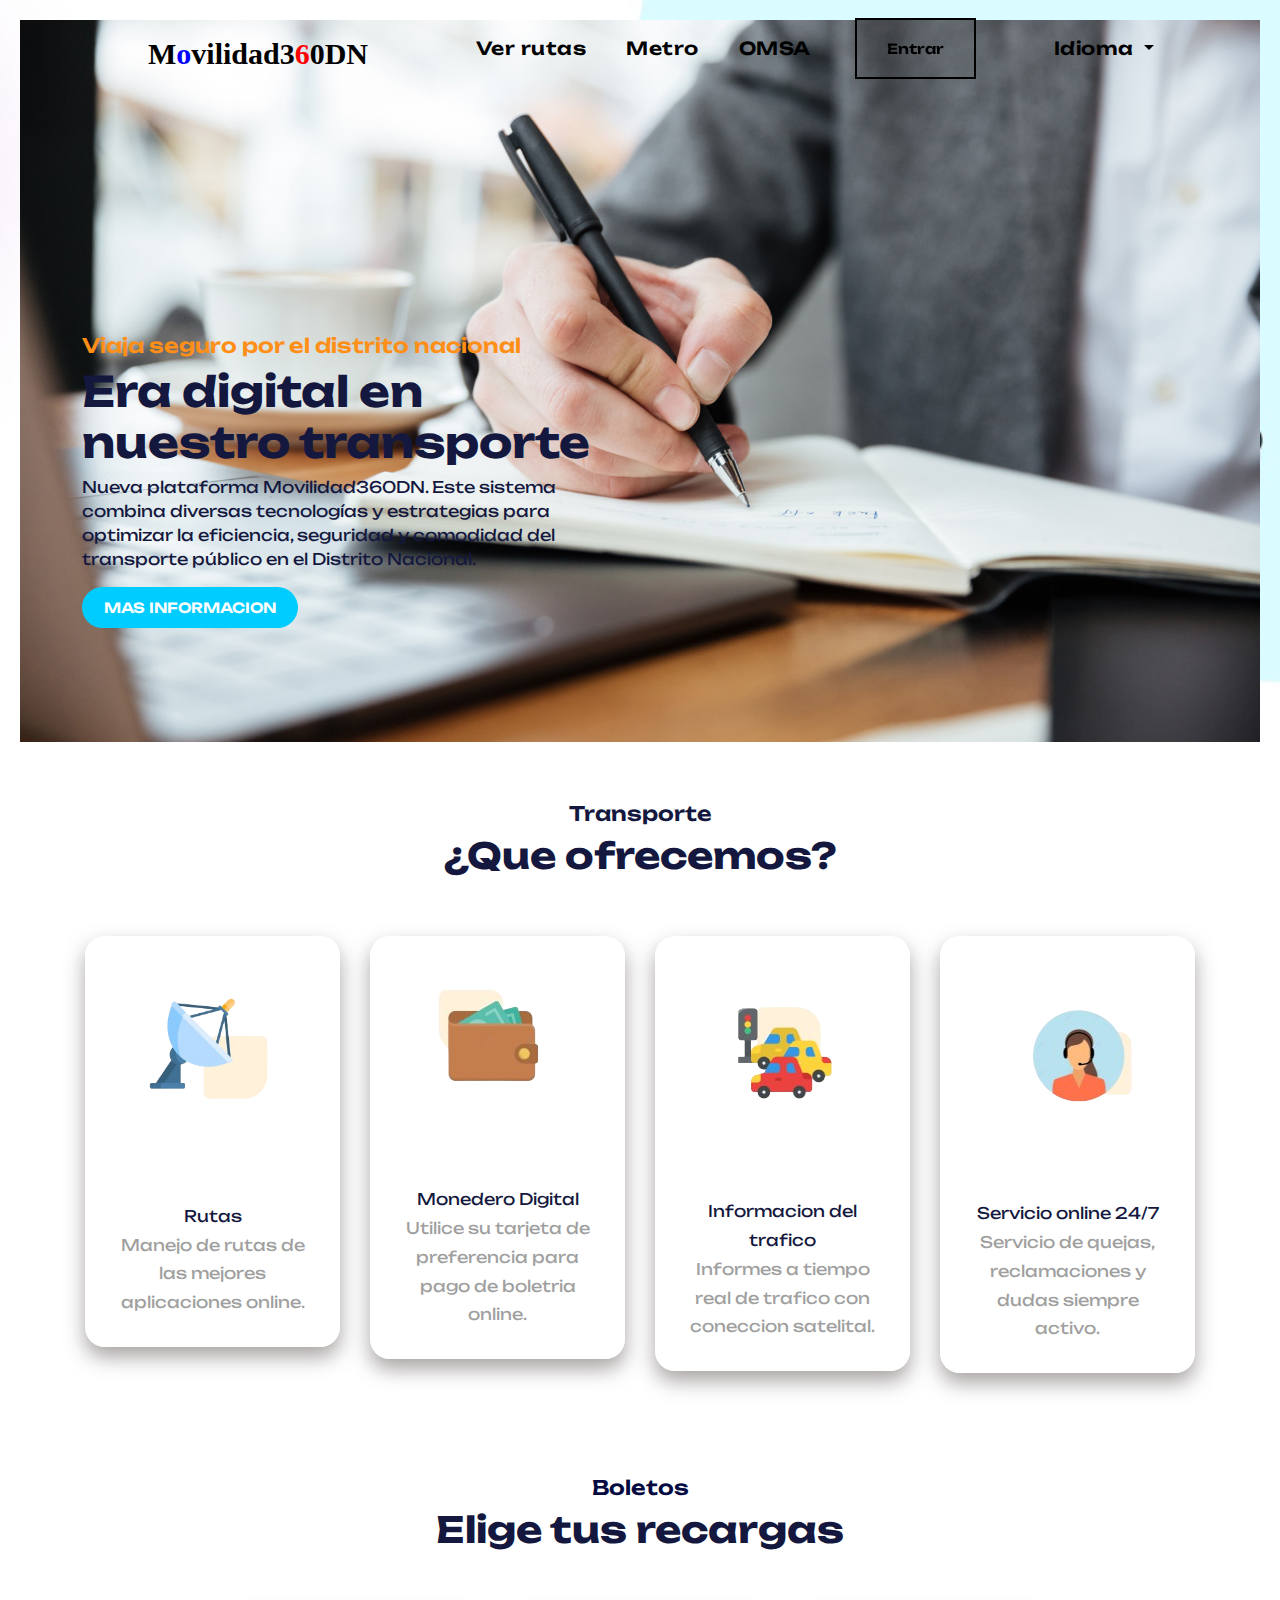
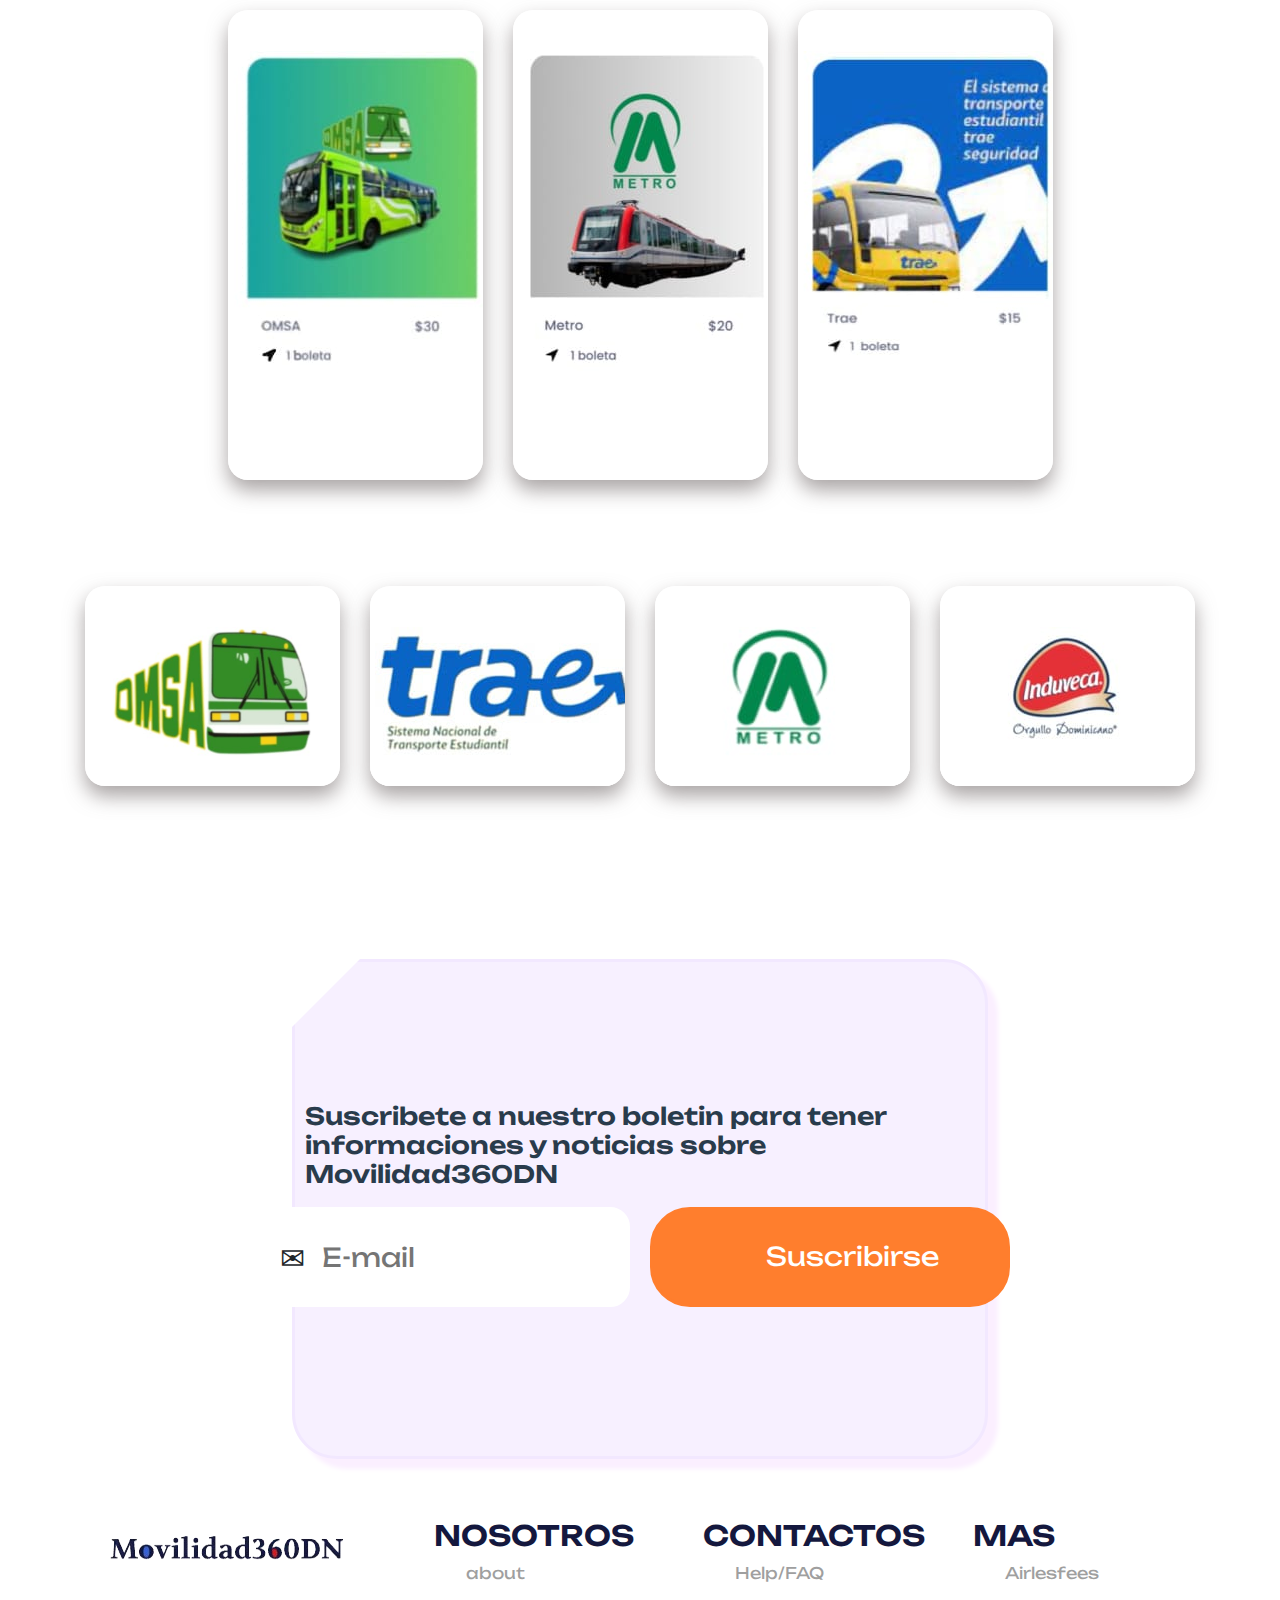
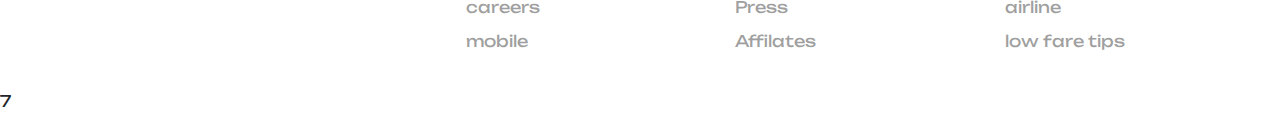
<file: views/project/landing-page/index.html>
<!doctype html>
<html lang="en">
    <head>
        <meta charset="utf-8">
        <meta name="viewport" content="width=device-width, initial-scale=1">

        <meta name="description" content="">
        <meta name="author" content="">

        <title>Movilidad360DN</title>
        <link rel="icon" href="../../assets/img/icon.ico" type="image/x-icon"/>

        <!-- CSS FILES -->        
        <link rel="preconnect" href="https://fonts.googleapis.com">
        
        <link rel="preconnect" href="https://fonts.gstatic.com" crossorigin>

        <link href="https://fonts.googleapis.com/css2?family=Unbounded:wght@300;400;600;700&display=swap" rel="stylesheet">

        <link href="css/bootstrap.min.css" rel="stylesheet">

        <link href="css/bootstrap-icons.css" rel="stylesheet">

        <link href="css/templatemo-ebook-landing.css" rel="stylesheet">
<!--

TemplateMo 588 ebook landing

https://templatemo.com/tm-588-ebook-landing

--> 
<body>
    <main>
        <nav class="navbar navbar-expand-lg color-texto-nav">
            <div class="container">
                <a class="navbar-brand" href="index.html">
                    <span>
                        <a href=""><svg xmlns="http://www.w3.org/2000/svg" viewBox="0 0 200 50" width="300" height="50">
                            <text x="0" y="40" font-family="Palatino" font-size="30" font-weight="bold">
                            <tspan fill="black">M<tspan fill="blue">o</tspan>vilidad3<tspan fill="red">6</tspan>0DN</tspan>
                            </text>
                            </svg></a>
                    </span>
                </a>

           <style>
            body {
  background-image: url('../landing-page/images/guagua.jpg');
  background-repeat: no-repeat;
  background-position: top right;
  background-size: 105%;  /* Ajusta este valor según tus necesidades */
}
           </style>

                <div class="d-lg-none ms-auto me-3">
                    <a href="#" class="btn custom-btn custom-border-btn btn-naira btn-inverted">
                        <i class="btn-icon bi-cloud-download"></i>
                        <span><a href="mailto:"></a></span>
                    </a>
                </div>
                <button class="navbar-toggler" type="button" data-bs-toggle="collapse" data-bs-target="#navbarNav"
                    aria-controls="navbarNav" aria-expanded="false" aria-label="Toggle navigation">
                    <span class="navbar-toggler-icon"></span>
                </button>
                <div class="collapse navbar-collapse" id="navbarNav">
                    <ul class="navbar-nav ms-lg-auto me-lg-4">
                        <li class="nav-item">
                            <a class="nav-link click-scroll" href="#section_2" style="color: #000000">Ver rutas</a>
                        </li>
                        <li class="nav-item">
                            <a class="nav-link click-scroll" href="#section_3" style="color: #000000">Metro</a>
                        </li>
                        <li class="nav-item">
                            <a class="nav-link click-scroll" href="#section_4" style="color: #000000">OMSA</a>
                        </li>
                    </ul>
                    <div class="d-none d-lg-block" style="border: 2px solid #000000; padding: 10px;">
                        <a href="../login_/login.html" class="btn custom-btn custom-border-btn btn-naira btn-inverted btn-entrar">
                            <span style="color: #000000;">Entrar</span>
                        </a>
                    </div>

                    <ul class="navbar-nav ms-lg-auto me-lg-4">
                        <li class="nav-item dropdown">
                            <a class="nav-link dropdown-toggle" href="#" id="navbarDropdown" role="button"
                                data-bs-toggle="dropdown" aria-expanded="false" style="color: #000000">
                                Idioma
                            </a>
                            <ul class="dropdown-menu" aria-labelledby="navbarDropdown">
                                <li><a class="dropdown-item" href="#">ES</a></li>
                                <li><a class="dropdown-item" href="#">EN</a></li>
                            </ul>
                        </li>
                    </ul>
                </div>
            </div>
        </nav>
   

        <section class="hero-section d-flex justify-content-center align-items-center" id="section_1"">
            <div class="container">
                <div class="row">
                    <div class="col-lg-6 col-12 mb-5 pb-5 pb-lg-0 mb-lg-0">
                        <h6 style="color: #ff8f17">Viaja seguro por el distrito nacional</h1>
                        <h1 style="color: #14183E">Era digital en nuestro transporte</h1>
                        <p><a href="#section_3" style="color: #14183E">Nueva plataforma Movilidad360DN. Este sistema combina diversas tecnologías y estrategias para optimizar la eficiencia, seguridad y comodidad del transporte público en el Distrito Nacional.</a></p>
                        <a href="#section_4" class="btn custom-btn smoothscroll me-3">MAS INFORMACION</a>
                    </div>
                    <div class="hero-image-wrap col-lg-6 col-12 mt-3 mt-lg-0">
                    </div>
                </div>
            </div>
        </section>

            <section class="reviews-section section-padding" id="section_4">
                <div class="container">
                    <div class="row">
                        <div class="col-lg-12 col-12 text-center mb-5">
                            <h6 style="color: #14183E">Transporte</h6>
                            <h2 style="color: #14183E">¿Que ofrecemos?</h2>
                        </div>
                        <div class="col-lg-3 col-12">
                            <div class="custom-block d-flex flex-wrap">
                                <div class="custom-block-image-wrap d-flex flex-column">
                                    <div class="text-center mt-3">
                                        <a href=""><img class="imagen-especifica" src="../landing-page/images/imagen_2024-04-07_134903360-removebg-preview.png"></a>
                                    </div>
                                </div>
                                <div class="custom-block-info">
                                    <div class="reviews-group mb-3">
                                    </div>
                                    <p class="mb-0" style="color: #14183E;">Rutas</p>
                                    <p class="mb-0" style="color: #9f9f9f;">Manejo de rutas de las mejores aplicaciones online.</p>

                                </div>
                            </div>
                        </div>
                        <div class="col-lg-3 col-12 my-5 my-lg-0">
                            <div class="custom-block d-flex flex-wrap">
                                <div class="custom-block-image-wrap d-flex flex-column">
                                    <div class="text-center mt-3">
                                        <a href=""><img src="../landing-page/images/imagen_2024-04-07_135820088-removebg-preview.png"></a>
                                    </div>
                                </div>
                                <div class="custom-block-info">
                                    <div class="reviews-group mb-3">
                                    </div>
                                    <p class="mb-0" style="color: #14183E;">Monedero Digital</p>
                                    <p class="mb-0" style="color: #9f9f9f;">Utilice su tarjeta de preferencia para pago de boletria online. </p>

                                </div>
                            </div>
                        </div>
                        <div class="col-lg-3 col-12">
                            <div class="custom-block d-flex flex-wrap">
                                <div class="custom-block-image-wrap d-flex flex-column">
                                    <div class="text-center mt-3">
                                        <a href=""><img src="../landing-page/images/imagen_2024-04-07_141207404-removebg-preview.png"></a>
                                    </div>
                                </div>
                                <div class="custom-block-info">
                                    <div class="reviews-group mb-3">
                                    </div>
                                    <p class="mb-0" style="color: #14183E;">Informacion del trafico</p>
                                    <p class="mb-0" style="color: #9f9f9f;">Informes a tiempo real de trafico con coneccion satelital.</p>

                                </div>
                            </div>
                        </div>
                        <div class="col-lg-3 col-12">
                            <div class="custom-block d-flex flex-wrap">
                                <div class="custom-block-image-wrap d-flex flex-column">
                                    <div class="text-center mt-3">
                                        <a href=""><img src="../landing-page/images/imagen_2024-04-07_141217285-removebg-preview.png"></a>
                                    </div>
                                </div>
                                <div class="custom-block-info">
                                    <div class="reviews-group mb-3">
                                    </div>
                                    <p class="mb-0" style="color: #14183E;">Servicio online 24/7</p>
                                    <p class="mb-0" style="color: #9f9f9f;">Servicio de quejas, reclamaciones y dudas siempre activo.</p>

                                </div>
                            </div>
                        </div>
                    </div>
                </div>
            </section>
            
            
            <section class="reviews-section section-padding" id="section_4">
                <div class="container">
                    <div class="row justify-content-center">
                        <div class="col-lg-12 col-12 text-center mb-5">
                            <h6 style="color: #050b41">Boletos</h6>
                            <h2 style="color:#14183E">Elige tus recargas</h2>
                        </div>
                        <div class="col-lg-3 col-12 my-5 my-lg-0">
                            <div class="custom-block d-flex flex-wrap">
                                <div class="custom-block-image-wrap d-flex flex-column">
                                    <div class="text-center mt-3">
                                        <img src="../landing-page/images/osma5.jpg"> <!-- primera imagen -->
                                    </div>
                                </div>
                                <div class="custom-block-info">
                                    <div class="reviews-group mb-3">
                                    </div>
             
                                </div>
                            </div>
                        </div>
                        <div class="col-lg-3 col-12">
                            <div class="custom-block d-flex flex-wrap">
                                <div class="custom-block-image-wrap d-flex flex-column">
                                    <div class="text-center mt-3">
                                        <img src="../landing-page/images/sepuede.jpg"> <!-- segunda imagen -->
                                    </div>
                                </div>
                                <div class="custom-block-info">
                                    <div class="reviews-group mb-3">
                                    </div>
                
                                </div>
                            </div>
                        </div>
                        <div class="col-lg-3 col-12">
                            <div class="custom-block d-flex flex-wrap">
                                <div class="custom-block-image-wrap d-flex flex-column">
                                    <div class="text-center mt-3">
                                        <img src="../landing-page/images/traehd.jpg"> <!-- tercera imagen -->
                                    </div>
                                </div>
                                <div class="custom-block-info">
                                    <div class="reviews-group mb-3">
                                    </div>
                                
                                </div>
                            </div>
                        </div>
                    </div>
                </div>
            </section>
            
            <style>
                .bloque-pequeno {
                    max-height: 200px; /* Ajusta este valor según tus necesidades */
                }
            </style>
            
            <section class="reviews-section section-padding" id="section_4">
                <div class="container">
                    <div class="row">
                        <div class="col-lg-3 col-12">
                            <div class="custom-block bloque-pequeno d-flex flex-wrap">
                                <div class="custom-block-image-wrap d-flex flex-column">
                                    <div class="text-center mt-3">
                                        <a href=""><img class="imagen-especifica" src="../landing-page/images/osmaz-tercer.jpg"></a>
                                    </div>
                                </div>
                                <div class="custom-block-info">
                                    <div class="reviews-group mb-3">
                                    </div>
                                </div>
                            </div>
                        </div>
                        <div class="col-lg-3 col-12 my-5 my-lg-0">
                            <div class="custom-block bloque-pequeno d-flex flex-wrap">
                                <div class="custom-block-image-wrap d-flex flex-column">
                                    <div class="text-center mt-3">
                                        <a href=""><img src="../landing-page/images/[FREE - HDconvert.com] traee.jpg"></a>
                                    </div>
                                </div>
                                <div class="custom-block-info">
                                    <div class="reviews-group mb-3">
                                    </div>
                                </div>
                            </div>
                        </div>
                        <div class="col-lg-3 col-12">
                            <div class="custom-block bloque-pequeno d-flex flex-wrap">
                                <div class="custom-block-image-wrap d-flex flex-column">
                                    <div class="text-center mt-3">
                                        <a href=""><img src="../landing-page/images/Quintointentometro.jpg"></a>
                                    </div>
                                </div>
                                <div class="custom-block-info">
                                    <div class="reviews-group mb-3">
                                    </div>
                                </div>
                            </div>
                        </div>
                        <div class="col-lg-3 col-12">
                            <div class="custom-block bloque-pequeno d-flex flex-wrap">
                                <div class="custom-block-image-wrap d-flex flex-column">
                                    <div class="text-center mt-3">
                                        <a href=""><img src="../landing-page/images/salami2.jpg"></a>
                                    </div>
                                </div>
                                <div class="custom-block-info">
                                    <div class="reviews-group mb-3">
                                    </div>
                                </div>
                            </div>
                        </div>
                    </div>
                </div>
            </section>
            
        
            
<style>
    .custom-block {
        background: none; 
        flex-basis: calc(25% - 6px); 
        margin: 3px; 
    }
    #section_cuadro_1 {
        display: flex; 
        justify-content: space-between; 
        flex-wrap: nowrap; 
    }
    .cuadro {

    width: 60%;
    height: 500px; 
    padding: 10px;
    margin: 70px auto 0 auto; 
    border: 3px solid #f2e8ff;
    border-radius: 45px; 
    box-shadow: 10px 10px 5px #fbefff;
    background-color: #f7f0ff; 
    display: flex;
    flex-direction: column;
    align-items: center;
    justify-content: center;
    }
    .cuadro h1 {
        text-align: center;
        margin-top: -20px; 
    }
    .cuadro form {
        display: flex;
        justify-content: center;
        position: relative;
    }
    .cuadro input {
        margin: 10px;
        border-radius: 5px; 
        border: 2px solid #ffffff; 
        width: 360px; 
        height: 100px; 
        font-size: 26px; 
        padding-left: 50px; 
        border-radius:20px; 
    }
    .cuadro input[type="submit"] {
        background-color: #ff7e2d; 
        color: #ffffff; 
        border: 3px solid #ff7e2d !important; 
        border-radius: 40px; 
    }
    
    .cuadro form::before {
        content: "✉";
        position: absolute;
        left: 20px;
        top: 50%;
        transform: translateY(-50%);
        font-size: 30px;
    }
</style>
    
<section class="contact-section section-padding" id="section_5">
    <div class="cuadro">
        <h4 style="color: #041a2cd7">Suscribete a nuestro boletin para tener informaciones
            y noticias sobre Movilidad360DN</h4>
        <form method="post">
            <input type="email" id="email" name="email" placeholder="E-mail">
            <input type="submit" value="Suscribirse">
        </form>
    </div>
</section>
</section>
<footer>
    <div class="container" style="color: #0088ff">
        <div class="row">
            <div class="col" style="margin-bottom: 40px;"> <!-- Sin margen a la izquierda -->
                <a href=""><img src="images/imagen_2024-04-07_122528292-removebg-preview.png"></a>
            </div>
            <div class="col" style="margin-bottom: 20px; margin-left: 20px;"> <!-- Añadido margen a la izquierda -->
                <h3 style="color: #14183E">NOSOTROS</h3>
                <ul style="list-style-type: none;">
                    <li style="color: #9f9f9f; margin-bottom: 10px;">about</li>
                    <li style="color: #9f9f9f; margin-bottom: 10px;">careers</li>
                    <li style="color: #9f9f9f; margin-bottom: 10px;">mobile</li>
                </ul>
            </div>
            <div class="col" style="margin-bottom: 20px; margin-left: 20px;"> <!-- Añadido margen a la izquierda -->
                <h3 style="color: #14183E">CONTACTOS</h3>
                <ul style="list-style-type: none;">
                    <li style="color: #9f9f9f; margin-bottom: 10px;">Help/FAQ</li>
                    <li style="color: #9f9f9f; margin-bottom: 10px;">Press</li>
                    <li style="color: #9f9f9f; margin-bottom: 10px;">Affilates</li>
                </ul>
            </div>
            <div class="col" style="margin-bottom: 20px; margin-left: 20px;"> <!-- Añadido margen a la izquierda -->
                <h3 style="color: #14183E">MAS</h3>
                <ul style="list-style-type: none;">
                    <li style="color: #9f9f9f; margin-bottom: 10px;">Airlesfees</li>
                    <li style="color: #9f9f9f; margin-bottom: 10px;">airline</li>
                    <li style="color: #9f9f9f; margin-bottom: 10px;">low fare tips</li>
                </ul>
            </div>
        </div>
    </div>
</footer>

</section>




        </main>

        <!-- JAVASCRIPT FILES -->
        <script src="js/jquery.min.js"></script>
        <script src="js/bootstrap.bundle.min.js"></script>
        <script src="js/jquery.sticky.js"></script>
        <script src="js/click-scroll.js"></script>
        <script src="js/custom.js"></script>

    </body>7
</html>
</file>
<file: views/project/landing-page/css/templatemo-ebook-landing.css>
/*

TemplateMo 588 ebook landing

https://templatemo.com/tm-588-ebook-landing

*/


/*---------------------------------------
  CUSTOM PROPERTIES ( VARIABLES )             
-----------------------------------------*/
:root {
  --white-color:                  #ffffff;
  --primary-color:                #ff0808;
  --secondary-color:              #ff0000;
  --section-bg-color:             #0088ff;
  --custom-btn-bg-hover-color:    #ffffff;
  --dark-color:                   #ff0000;
  --p-color:                      #ffffff;
  --link-hover-color:             #ffffff;

  --body-font-family:             'Unbounded', sans-serif;

  --h1-font-size:                 42px;
  --h2-font-size:                 36px;
  --h3-font-size:                 28px;
  --h4-font-size:                 24px;
  --h5-font-size:                 22px;
  --h6-font-size:                 20px;
  --p-font-size:                  16px;
  --menu-font-size:               12px;
  --btn-font-size:                14px;
  --copyright-font-size:          14px;

  --border-radius-large:          100px;
  --border-radius-medium:         20px;
  --border-radius-small:          10px;

  --font-weight-light:            300;
  --font-weight-normal:           400;
  --font-weight-semibold:         600;
  --font-weight-bold:             700;
}

body {
  background-color: var(--white-color);
  font-family: var(--body-font-family); 
}


/*---------------------------------------
  TYPOGRAPHY               
-----------------------------------------*/

h2,
h3,
h4,
h5,
h6 {
  color: var(--dark-color);
}

h1,
h2,
h3,
h4,
h5,
h6 {
  font-weight: var(--font-weight-semibold);
}

h1 {
  font-size: var(--h1-font-size);
  font-weight: var(--font-weight-bold);
}

h2 {
  font-size: var(--h2-font-size);
  font-weight: var(--font-weight-bold);
}

h3 {
  font-size: var(--h3-font-size);
}

h4 {
  font-size: var(--h4-font-size);
}

h5 {
  font-size: var(--h5-font-size);
}

h6 {
  color: var(--secondary-color);
  font-size: var(--h6-font-size);
}

p {
  color: var(--p-color);
  font-size: var(--p-font-size);
  font-weight: var(--font-weight-normal);
}

ul li {
  color: var(--p-color);
  font-size: var(--p-font-size);
  font-weight: var(--font-weight-normal);
}

a, 
button {
  touch-action: manipulation;
  transition: all 0.3s;
}

a {
  display: inline-block;
  color: var(--primary-color);
  text-decoration: none;
}

a:hover {
  color: var(--link-hover-color);
}

b,
strong {
  font-weight: var(--font-weight-bold);
}


/*---------------------------------------
  SECTION               
-----------------------------------------*/
.section-padding {
  padding-top: 100px;
  padding-bottom: 100px;
}

::selection {
  background-color: var(--secondary-color);
  color: var(--white-color);
}


/*---------------------------------------
  AVATAR IMAGE               
-----------------------------------------*/
.avatar-image {
  border: 4px solid var(--white-color);
  border-radius: 100px;
  width: 60px;
  height: 60px;
  object-fit: cover;
}

.avatar-image-left {
  position: relative;
  left: -10px;
}

.avatar-image-left + .avatar-image-left {
  left: -20px;
}

.avatar-image-left + .avatar-image-left + .avatar-image-left {
  left: -30px;
}

.avatar-image-left + .avatar-image-left + .avatar-image-left + .avatar-image-left {
  left: -40px;
}

.avatar-group,
.reviews-group {
  position: relative;
  z-index: 22;
}

.reviews-group {
  display: inline-block;
  vertical-align: top;
}

.reviews-group strong {
  font-size: var(--h3-font-size);
  margin-right: 10px;
}


/*---------------------------------------
  CUSTOM LINK              
-----------------------------------------*/
.link {
  cursor: pointer;
  position: relative;
  white-space: nowrap;
  color: var(--white-color);
}

.link::before,
.link::after {
  position: absolute;
  width: 100%;
  height: 1px;
  background: currentColor;
  top: 100%;
  left: 0;
  pointer-events: none;
}

.link::before {
  content: '';
}

.link--kale::before {
  height: 10px;
  top: 100%;
  opacity: 0;
}

.link--kale:hover::before {
  opacity: 1;
  animation: lineUp 0.3s ease forwards;
}

@keyframes lineUp {
    0% {
      transform-origin: 50% 100%;
      transform: scale3d(1, 0.045, 1);
    }

    50% {
      transform-origin: 50% 100%;
      transform: scale3d(1, 1, 1);
    }

    51% {
      transform-origin: 50% 0%;
      transform: scale3d(1, 1, 1);
    }

    100% {
      transform-origin: 50% 0%;
      transform: scale3d(1, 0.045, 1);
    }
}

.link--kale::after {
    content: '';
    transition: opacity 0.3s;
    opacity: 0;
    transition-delay: 0s;
}

.link--kale:hover::after {
    opacity: 1;
    transition-delay: 0.3s;
}


/*---------------------------------------
  CUSTOM BUTTON               
-----------------------------------------*/
body {
  background-image: url('../');
  background-size: cover;
  background-position: 50% 50%; 
}


.custom-block-image-wrap {
  display: flex;
  justify-content: center;
  align-items: center;
}


section {
  margin: 20px !important;
  padding: 40px !important;
}



.custom-block {
  transition: transform 0.3s ease-in-out;
  box-shadow: 0px 10px 20px rgba(142, 135, 135, 0.76); /* AGREGA LAS SOMBRAS A LOS CUADROS */
}

.custom-block:hover {
  transform: scale(1.05);
  box-shadow: 0px 15px 30px rgba(193, 163, 163, 0.2); 
}

.custom-form.special {
  width: 100%; 
  max-width: 800px; 
  background-color: #f8f9fa; 
}

button#subscribe-button {
  background-color: #bbffbd; /* Green background */
  border: none; /* No border */
  color: white; /* White text */
  padding: 10px 20px; /* Smaller padding */
  text-align: center; /* Centered text */
  text-decoration: none; /* No underline */
  display: inline-block;
  font-size: 14px; 
  margin: 4px 2px;
  cursor: pointer; 
  transition-duration: 0.4s; 
  border-radius: 12px; 
}

button#subscribe-button:hover {
  background-color: #bcf5bf; /* Green background on hover */
}


.custom-btn {
  background: #00ccff; /* Cambia esto al color de fondo, ESTE FUNCIONA, NO TOCAR*/
  border: 2px solid transparent;
  border-radius: var(--border-radius-large);
  color: #FFFFFF; /* no usar */
  font-size: var(--btn-font-size);
  font-weight: var(--font-weight-semibold);
  line-height: normal;
  transition: all 0.3s;
  padding: 10px 20px;
}

.custom-btn:hover {
  background: #FFFFFF; /* no usar */
  color: #ffffff; /* no usar */
}


.custom-border-btn {
  background: transparent;
  border: 2px solid var(--custom-btn-bg-color);
  color: var(--custom-btn-bg-color);
}

.custom-border-btn:hover {
  background: var(--custom-btn-bg-color);
  border-color: transparent;
  color: var(--white-color);
}

.custom-btn-bg-white {
  border-color: var(--white-color);
  color: var(--white-color);
}

.btn-naira {
  padding: 0;
  position: relative;
  z-index: 1;
  overflow: hidden;
  -webkit-backface-visibility: hidden;
  -webkit-transition: background-color 0.3s;
  transition: background-color 0.3s;
}

.btn-naira::before {
  content: '';
  position: absolute;
  left: -50%;
  width: 200%;
  height: 200%;
  background: var(--primary-color);
  top: -50%;
  z-index: -1;
  -webkit-transform: translate3d(0, -100%, 0) rotate3d(0, 0, 1, -10deg);
  transform: translate3d(0, -100%, 0) rotate3d(0, 0, 1, -10deg);
}

.btn-naira.btn-inverted::before {
  background: var(--primary-color);
}

.btn-naira > span {
  display: block;
  vertical-align: middle;
}

.btn-naira .btn-icon {
  position: absolute;
  top: 0;
  width: 100%;
  left: 0;
  color: var(--white-color);
  -webkit-transform: translate3d(0, -100%, 0);
  transform: translate3d(0, -100%, 0);
}

.btn-naira > span,
.btn-naira .btn-icon {
  padding: 10px 20px;
  -webkit-transition: -webkit-transform 0.3s;
  transition: transform 0.3s;
  -webkit-transition-timing-function: cubic-bezier(0.75, 0, 0.125, 1);
  transition-timing-function: cubic-bezier(0.75, 0, 0.125, 1);
}

.btn-naira:hover::before {
  -webkit-animation: anim-naira-1 0.3s forwards ease-in;
  animation: anim-naira-1 0.3s forwards ease-in;
}

@-webkit-keyframes anim-naira-1 {
  50% {
    -webkit-transform: translate3d(0, -50%, 0) rotate3d(0, 0, 1, -10deg);
    transform: translate3d(0, -50%, 0) rotate3d(0, 0, 1, -10deg);
    -webkit-animation-timing-function: ease-out;
    animation-timing-function: ease-out;
  }
  100% {
    -webkit-transform: translate3d(0, 0%, 0) rotate3d(0, 0, 1, 0deg);
    transform: translate3d(0, 0%, 0) rotate3d(0, 0, 1, 0deg);
  }
}

@keyframes anim-naira-1 {
  50% {
    -webkit-transform: translate3d(0, -50%, 0) rotate3d(0, 0, 1, -10deg);
    transform: translate3d(0, -50%, 0) rotate3d(0, 0, 1, -10deg);
    -webkit-animation-timing-function: ease-out;
    animation-timing-function: ease-out;
  }
  100% {
    -webkit-transform: translate3d(0, 0%, 0) rotate3d(0, 0, 1, 0deg);
    transform: translate3d(0, 0%, 0) rotate3d(0, 0, 1, 0deg);
  }
}

.btn-naira:hover {
  background-color: var(--primary-color);
  -webkit-transition: background-color 0s 0.3s;
  transition: background-color 0s 0.3s;
}

.btn-naira.btn-inverted:hover {
  background-color: var(--primary-color);
}

.btn-naira:hover .btn-icon {
  -webkit-transform: translate3d(0, 0, 0);
  transform: translate3d(0, 0, 0);
}

.btn-naira:hover > span {
  opacity: 0;
  -webkit-transform: translate3d(0, 100%, 0);
  transform: translate3d(0, 100%, 0);
}


/*---------------------------------------
  NAVIGATION              
-----------------------------------------*/
.imagen-especifica {
  /* Cambia el ancho según tus necesidades */
  width: 200px; 
}



.nav-link {
    font-size: 18px !important; /* Ajusta el valor según tus preferencias */
}


.custom-block {
  transition: transform 0.3s ease-in-out;
}

.custom-block:hover {
  transform: scale(1.05);
}


.sticky-wrapper {
  position: absolute;
  top: 0;
  right: 0;
  left: 0;
}

.sticky-wrapper.is-sticky .navbar {
  background-color: rgba(255, 255, 255, 0.85);
}

.navbar {
  background: transparent;
  z-index: 99;
  padding-top: 15px;
  padding-bottom: 15px;
}

.navbar-brand,
.navbar-brand:hover {
  font-size: var(--h3-font-size);
  font-weight: var(--font-weight-bold);
  display: block;
  color: var(--white-color);
}

.navbar-brand-icon {
  background: var(--secondary-color);
  border-radius: var(--border-radius-large);
  display: inline-block;
  vertical-align: top;
  color: var(--white-color);
  font-size: var(--h6-font-size);
  width: 70px;
  height: 70px;
  line-height: 70px;
  text-align: center;
  position: relative;
}

.navbar-brand-icon::after {
  content: "";
  position: absolute;
  z-index: -1;
  top: 10px;
  right: -5px;
  width: 0;
  height: 0;
  border-style: solid;
  border-width: 0 0 20px 20px;
  border-color: transparent transparent var(--secondary-color) transparent;
  pointer-events: none;
  transform: rotate(65deg);
}

.navbar-expand-lg .navbar-nav .nav-link {
  border-radius: var(--border-radius-large);
  margin: 10px;
  padding: 10px;
}

.navbar-nav .nav-link {
  display: inline-block;
  color: var(--white-color);
  font-size: var(--menu-font-size);
  font-weight: var(--font-weight-semibold);
  letter-spacing: 0.5px;
  position: relative;
  padding-top: 15px;
  padding-bottom: 15px;
}

.navbar-nav .nav-link.active, 
.navbar-nav .nav-link:hover {
  color: var(--primary-color);
}

.navbar-toggler {
  border: 0;
  padding: 0;
  cursor: pointer;
  margin: 0;
  width: 30px;
  height: 35px;
  outline: none;
}

.navbar-toggler:focus {
  outline: none;
  box-shadow: none;
}

.navbar-toggler[aria-expanded="true"] .navbar-toggler-icon {
  background: transparent;
}

.navbar-toggler[aria-expanded="true"] .navbar-toggler-icon:before,
.navbar-toggler[aria-expanded="true"] .navbar-toggler-icon:after {
  transition: top 300ms 50ms ease, -webkit-transform 300ms 350ms ease;
  transition: top 300ms 50ms ease, transform 300ms 350ms ease;
  transition: top 300ms 50ms ease, transform 300ms 350ms ease, -webkit-transform 300ms 350ms ease;
  top: 0;
}

.navbar-toggler[aria-expanded="true"] .navbar-toggler-icon:before {
  transform: rotate(45deg);
}

.navbar-toggler[aria-expanded="true"] .navbar-toggler-icon:after {
  transform: rotate(-45deg);
}

.navbar-toggler .navbar-toggler-icon {
  background: var(--white-color);
  transition: background 10ms 300ms ease;
  display: block;
  width: 30px;
  height: 2px;
  position: relative;
}

.navbar-toggler .navbar-toggler-icon:before,
.navbar-toggler .navbar-toggler-icon:after {
  transition: top 300ms 350ms ease, -webkit-transform 300ms 50ms ease;
  transition: top 300ms 350ms ease, transform 300ms 50ms ease;
  transition: top 300ms 350ms ease, transform 300ms 50ms ease, -webkit-transform 300ms 50ms ease;
  position: absolute;
  right: 0;
  left: 0;
  background: var(--white-color);
  width: 30px;
  height: 2px;
  content: '';
}

.navbar-toggler .navbar-toggler-icon::before {
  top: -8px;
}

.navbar-toggler .navbar-toggler-icon::after {
  top: 8px;
}


/*---------------------------------------
  HERO        
-----------------------------------------*/
.hero-section {
  background-image: url('../images/businessman-sitting-by-table-cafe.jpg');
  background-repeat: no-repeat;
  background-size: cover;
  background-position: center;
  position: relative;
  padding-top: 50px;
}

.hero-section::after {
  content: "";
  position: absolute;
  top: 0;
  right: 0;
  bottom: 0;
  left: 0;
  pointer-events: none;
  background-color:none;
}

.hero-section .row {
  position: relative;
  z-index: 22;
  top: 100px;
}

.hero-image {
  position: relative;
  z-index: 2;
  bottom: 100px;
  display: block;
  margin: auto;
}

@media screen and (min-width: 991px) {
  .hero-section {
    height: calc(90vh - 88px);
    padding-top: 350px;
  }
}


/*---------------------------------------
  FEATURED              
-----------------------------------------*/
.featured-section {
  background-color: var(--custom-btn-bg-color);
  position: relative;
  padding-top: 50px;
  padding-bottom: 50px;
}

.featured-section::after {
  content: "";
  position: absolute;
  bottom: 0;
  right: 0;
  width: 0;
  height: 0;
  border-style: solid;
  border-width: 0 0 450px 450px;
  border-color: black transparent var(--black-color) black transparent;
  pointer-events: none;
}


/*---------------------------------------
  BLOQUES DE "QUE OFRECEMOS, NUESTROS SERVIVICOS"               
-----------------------------------------*/
.custom-block {
  text-align: center;
  background-image: url('../images/businessman-sitting-by-table-cafe.jpg');
  background-repeat: no-repeat;
  background-size: cover;
  background-position: center;
  border-radius: var(--border-radius-medium);
  position: relative;
  overflow: hidden;
}

.custom-block::after {
  text-align: center;
  content: "";
  position: absolute;
  top: 0;
  right: 0;
  bottom: 0;
  left: 0;
  pointer-events: none;
  background-color: rgba(255, 255, 255, 0.783);
}

.custom-block .avatar-image {
  min-width: 60px;
  margin: auto;
  left: 0;
}

.custom-block .bi-star {
  color: var(--white-color);
}

.custom-block .bi-star-fill {
  color: var(--secondary-color);
}

.custom-block-image-wrap {
  background-color: transparent !important;
  border-radius: 0 0 var(--border-radius-medium) var(--border-radius-medium);
  position: relative;
  z-index: 2;
  overflow: hidden;
  margin: auto;
  padding: 25px 45px;
}

.custom-block-info {
  position: relative;
  z-index: 2;
  padding: 30px;
}

.custom-block-info strong,
.custom-block-info p {
  color: var(--white-color);
}

.custom-block-info p {
  color: rgba(255, 0, 195, 0.9);
  line-height: 1.8;
}


/*---------------------------------------
  THE BOOK SECTION            
-----------------------------------------*/
.book-section-info {
  text-align: center;
  padding-top: 40px;
  padding-right: 40px;
  padding-left: 40px;
}

.nav-pills {
  text-align: center;
  border: 2px solid var(--primary-color);
  border-radius: var(--border-radius-medium);
  position: sticky;
  top: 120px;
  padding: 30px;
}

.nav-pills .nav-link {
  background: var(--section-bg-color);
  color: var(--p-color);
  border-radius: var(--border-radius-large);
  margin-top: 5px;
  margin-bottom: 10px;
  padding: 15px 30px;
}

.nav-pills .nav-link:hover,
.nav-pills .nav-link.active, 
.nav-pills .show>.nav-link {
  background: var(--primary-color);
  color: var(--white-color);
}

.scrollspy-example-2 {
  padding-right: 30px;
  padding-left: 30px;
}

.scrollspy-example-item {
  border-bottom: 5px dotted var(--p-color);
  min-height: 500px;
  padding-top: 20px;
  padding-bottom: 50px;
}

.scrollspy-example-item:last-child {
  border-bottom: 0;
}

.scrollspy-example-item-image {
  border-radius: var(--border-radius-medium);
}

.scrollspy-example-item h5 {
  padding-top: 30px;
  padding-bottom: 20px;
}

.blockquote {
  background: var(--section-bg-color);
  border-radius: var(--border-radius-small);
  font-size: var(--h5-font-size);
  font-weight: var(--font-weight-semibold);
  color: var(--site-footer-bg-color);
  margin-top: 30px;
  margin-bottom: 30px;
  padding: 80px 40px 40px 40px;
  text-align: center;
}

.blockquote::before {
  content: "“";
  color: var(--custom-btn-bg-color);
  font-size: 100px;
  line-height: 1rem;
  display: block;
}


/*---------------------------------------
  AUTHOR SECTION            
-----------------------------------------*/
.author-section {
  background-image: url('../images/circle-scatter-haikei.png');
  background-repeat: no-repeat;
  background-size: contain;
  background-position: left bottom;
  position: relative;
  margin-top: 50px;
}

.author-image {
  border: 10px solid var(--secondary-color);
  border-radius: 100%;
  display: block;
  margin: auto;
  width: 350px;
  height: 350px;
  object-fit: cover;
}


/*---------------------------------------
  DIVIDER SECTION               
-----------------------------------------*/
.divider-section {
  background-image: url('../images/wave-haikei.png');
  background-repeat: no-repeat;
  background-size: cover;
  background-position: center;
}


/*---------------------------------------
  CONTACT               
-----------------------------------------*/
.contact-section {
  background: var(--custom-btn-bg-color);
  position: relative;
  overflow: hidden;
}

.contact-section::before {
  content: "";
  position: absolute;
  top: 0;
  left: 0;
  width: 0;
  height: 0;
  border-style: solid;
  border-width: 450px 450px 0 0;
  border-color: var(--white-color) transparent transparent;
  pointer-events: none;
}

.contact-section .container {
  position: relative;
}

.contact-section p {
  color: var(--white-color);
  font-size: var(--h6-font-size);
}

.contact-link {
  color: var(--white-color);
}

.contact-section .copyright-text {
  font-size: var(--copyright-font-size);
}


/*---------------------------------------
  EBOOK DOWNLOAD FORM               
-----------------------------------------*/
.ebook-download-form {
  border-radius: var(--border-radius-medium);
  position: relative;
  z-index: 2;
  padding: 50px;
}


/*---------------------------------------
  CUSTOM FORM               
-----------------------------------------*/
.custom-form .form-control {
  border-radius: var(--border-radius-large);
  box-shadow: none;
  color: var(--p-color);
  padding-top: 13px;
  padding-bottom: 13px;
  padding-right: 40px;
  padding-left: 20px;
  outline: none;
}

.custom-form .form-control:focus,
.custom-form .form-control:hover {
  border-color: var(--primary-color);
}

.custom-form .form-control:focus + .input-group-text .custom-form-icon,
.custom-form .form-control:hover + .input-group-text .custom-form-icon {
  opacity: 1;
}

.custom-form .input-group-text {
  background: transparent;
  border: 0;
  border-radius: 0;
  position: absolute;
  top: 0;
  right: 0;
  bottom: 0;
  margin: 10px;
}

.custom-form-icon {
  position: relative;
  z-index: 22;
  opacity: 0;
  transition: opacity 0.3s ease;
}

.input-group:not(.has-validation)>.dropdown-toggle:nth-last-child(n+3), .input-group:not(.has-validation)>.form-floating:not(:last-child)>.form-control, .input-group:not(.has-validation)>.form-floating:not(:last-child)>.form-select, .input-group:not(.has-validation)>:not(:last-child):not(.dropdown-toggle):not(.dropdown-menu):not(.form-floating) {
  border-radius: var(--border-radius-large);
}

.custom-form button[type="submit"] {
  background: var(--custom-btn-bg-color);
  border: none;
  border-radius: var(--border-radius-large);
  color: var(--white-color);
  font-size: var(--p-font-size);
  font-weight: var(--font-weight-semibold);
  transition: all 0.3s;
  margin-bottom: 0;
}

.custom-form button[type="submit"]:hover,
.custom-form button[type="submit"]:focus {
  background: var(--custom-btn-bg-hover-color);
  border-color: transparent;
}


/*---------------------------------------
  SOCIAL ICON               
-----------------------------------------*/
.social-icon {
  margin: 0;
  padding: 0;
}

.social-icon-item {
  list-style: none;
  display: inline-block;
  vertical-align: top;
}

.social-icon-link {
  background: var(--secondary-color);
  border-radius: var(--border-radius-large);
  color: var(--white-color);
  font-size: var(--copyright-font-size);
  display: block;
  margin-right: 10px;
  text-align: center;
  width: 35px;
  height: 35px;
  line-height: 36px;
  transition: background 0.2s, color 0.2s;
}

.social-icon-link:hover {
  background: var(--primary-color);
  color: var(--white-color);
}


/*---------------------------------------
  RESPONSIVE STYLES               
-----------------------------------------*/
@media screen and (max-width: 991px) {
  h1 {
    font-size: 48px;
  }

  h2 {
    font-size: 36px;
  }

  h3 {
    font-size: 32px;
  }

  h4 {
    font-size: 28px;
  }

  h5 {
    font-size: 20px;
  }

  h6 {
    font-size: 18px;
  }

  .section-padding {
    padding-top: 50px;
    padding-bottom: 50px;
  }
  
  .navbar {
    background-color: rgba(0, 0, 0, 0.65);
  }

  .navbar-expand-lg .navbar-nav {
    padding-bottom: 20px;
  }

  .navbar-expand-lg .navbar-nav .nav-link {
    padding: 0;
  }

  .scrollspy-example-2 .scrollspy-example-item:first-child {
    padding-top: 0;
  }

  .scrollspy-example-item h5 {
    padding-bottom: 5px;
  }

  .book-section-info {
    padding-top: 20px;
    padding-right: 20px;
    padding-left: 20px;
  }

  .ebook-download-form {
    padding: 30px;
  }
}

@media screen and (max-width: 480px) {
  h1 {
    font-size: 36px;
  }

  h2 {
    font-size: 28px;
  }

  h3 {
    font-size: 26px;
  }

  h4 {
    font-size: 22px;
  }

  h5 {
    font-size: 20px;
  }

  .navbar-brand {
    font-size: var(--p-font-size);
  }

  .navbar-brand-icon {
    width: 30px;
    height: 30px;
    line-height: 30px;
  }

  .navbar-brand-icon::after {
    top: 5px;
  }

  .btn-naira > span, 
  .btn-naira .btn-icon {
    font-size: 12px;
    padding: 5px 15px;
  }
}
</file>
